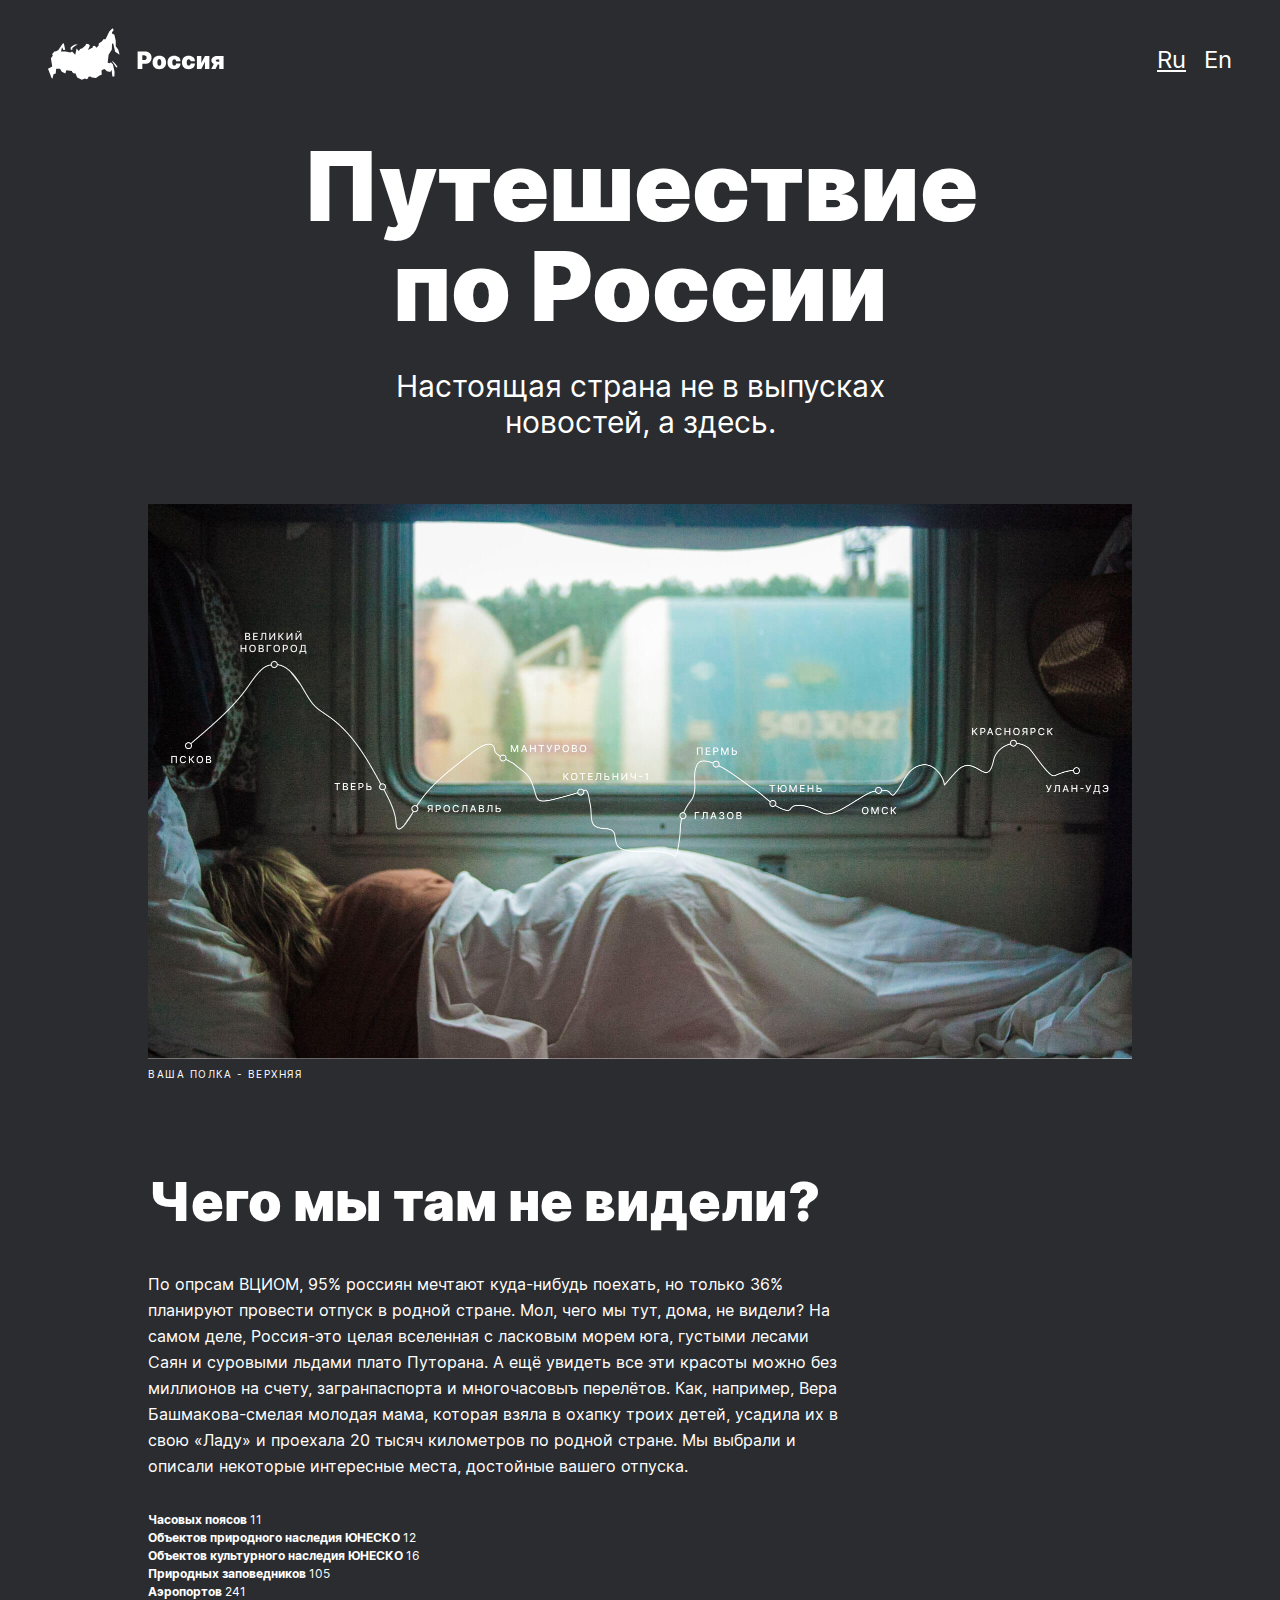
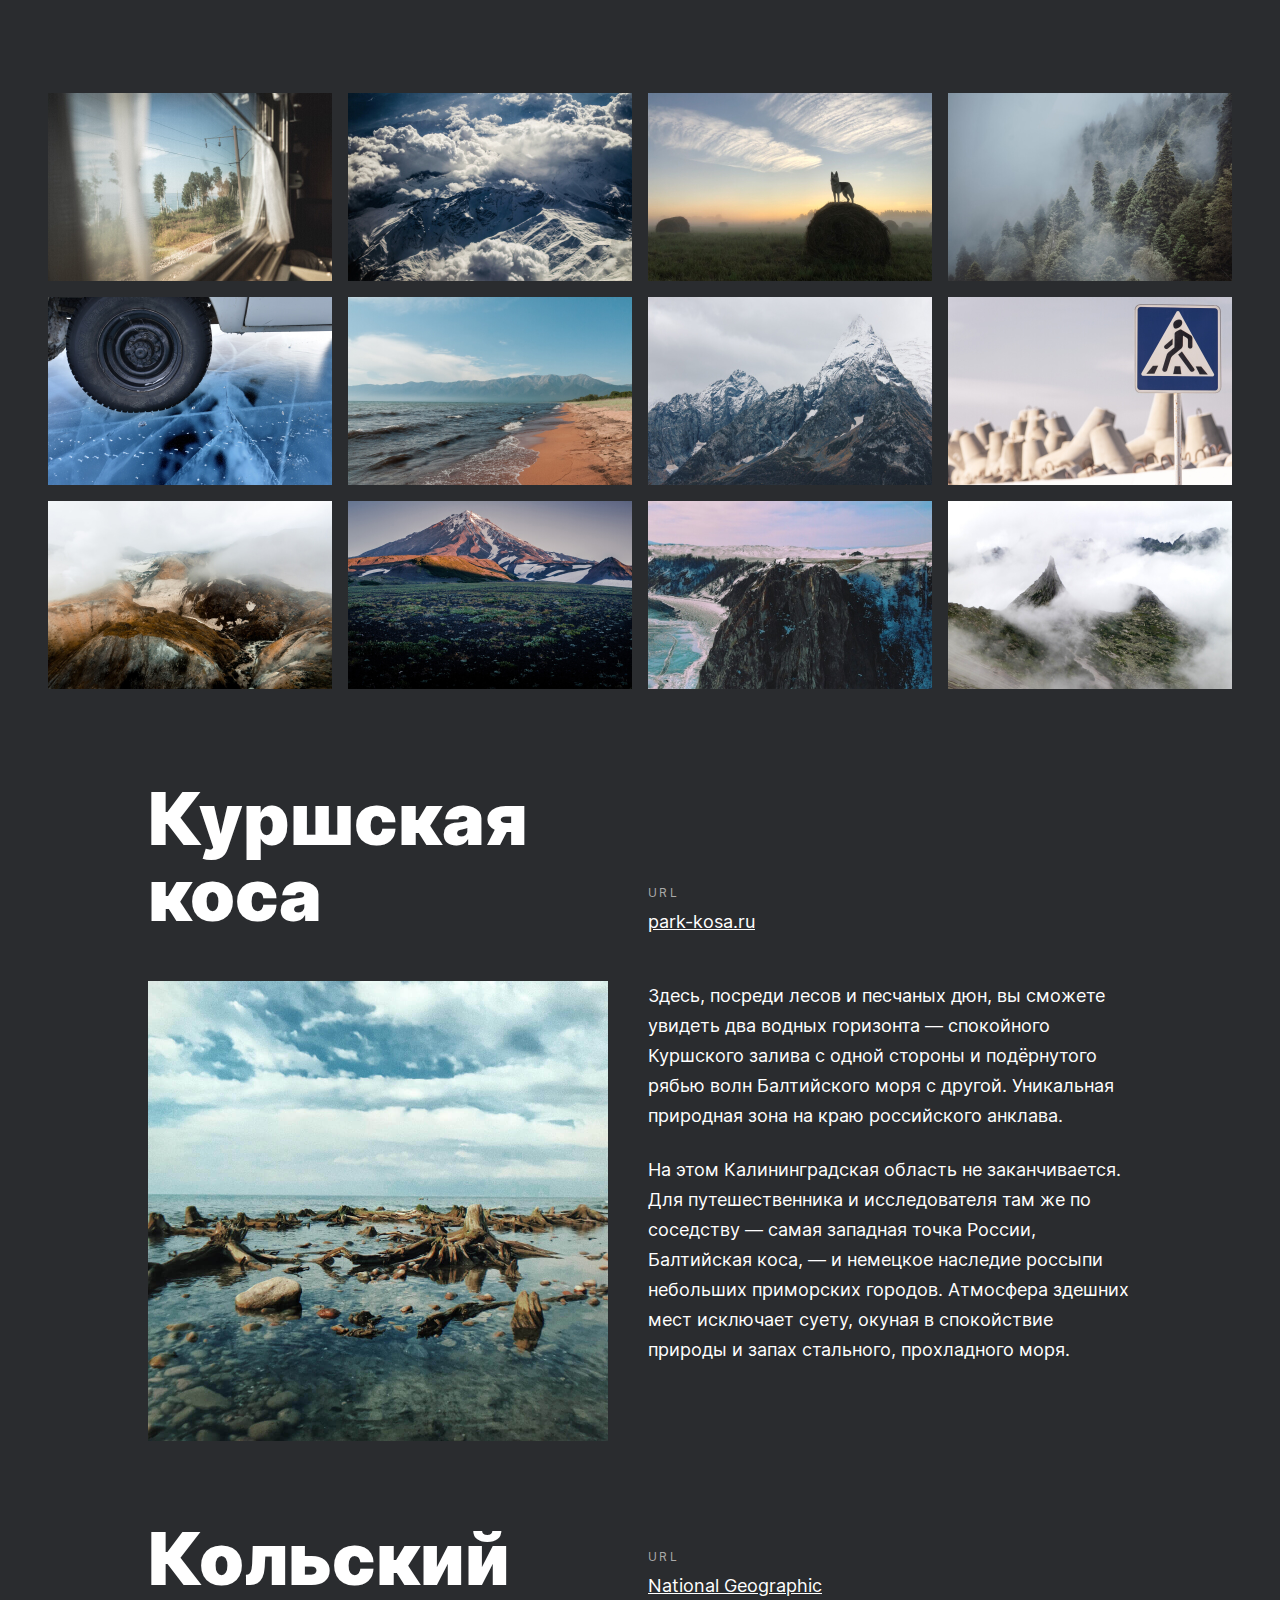
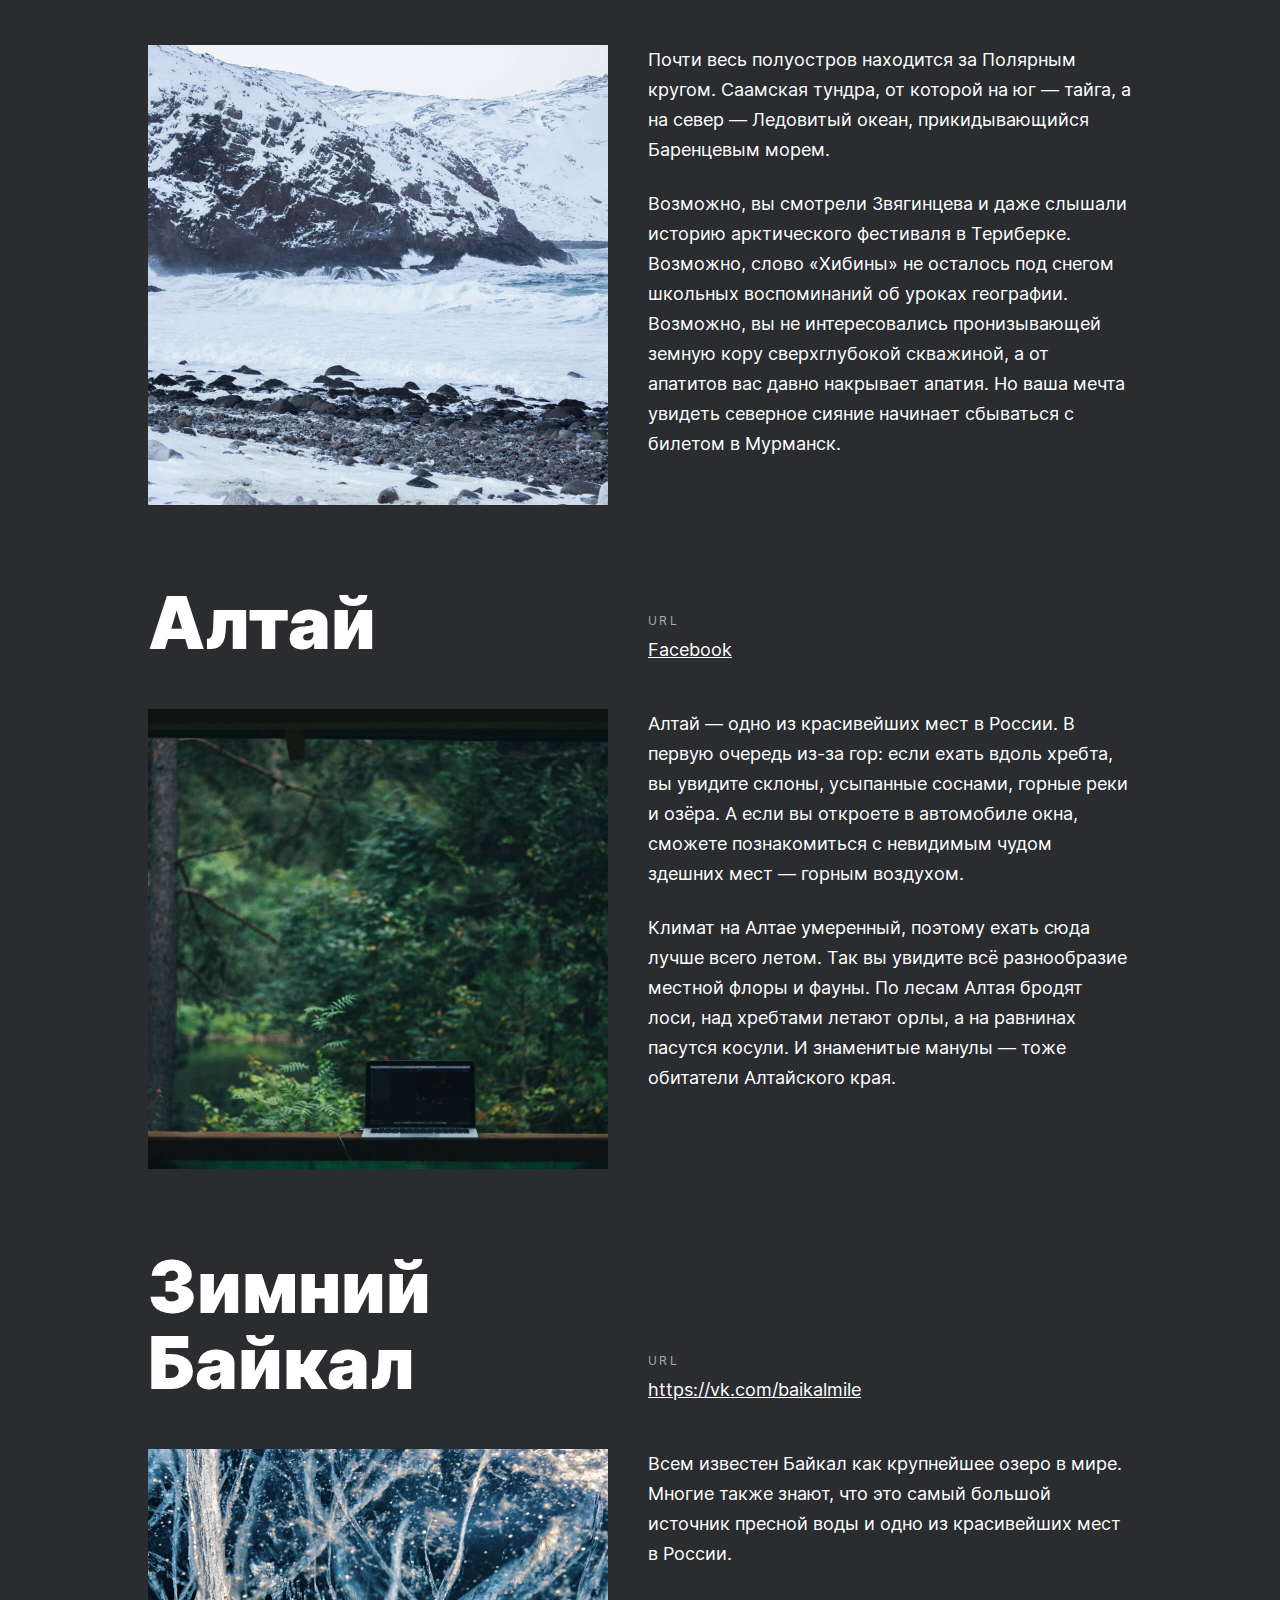
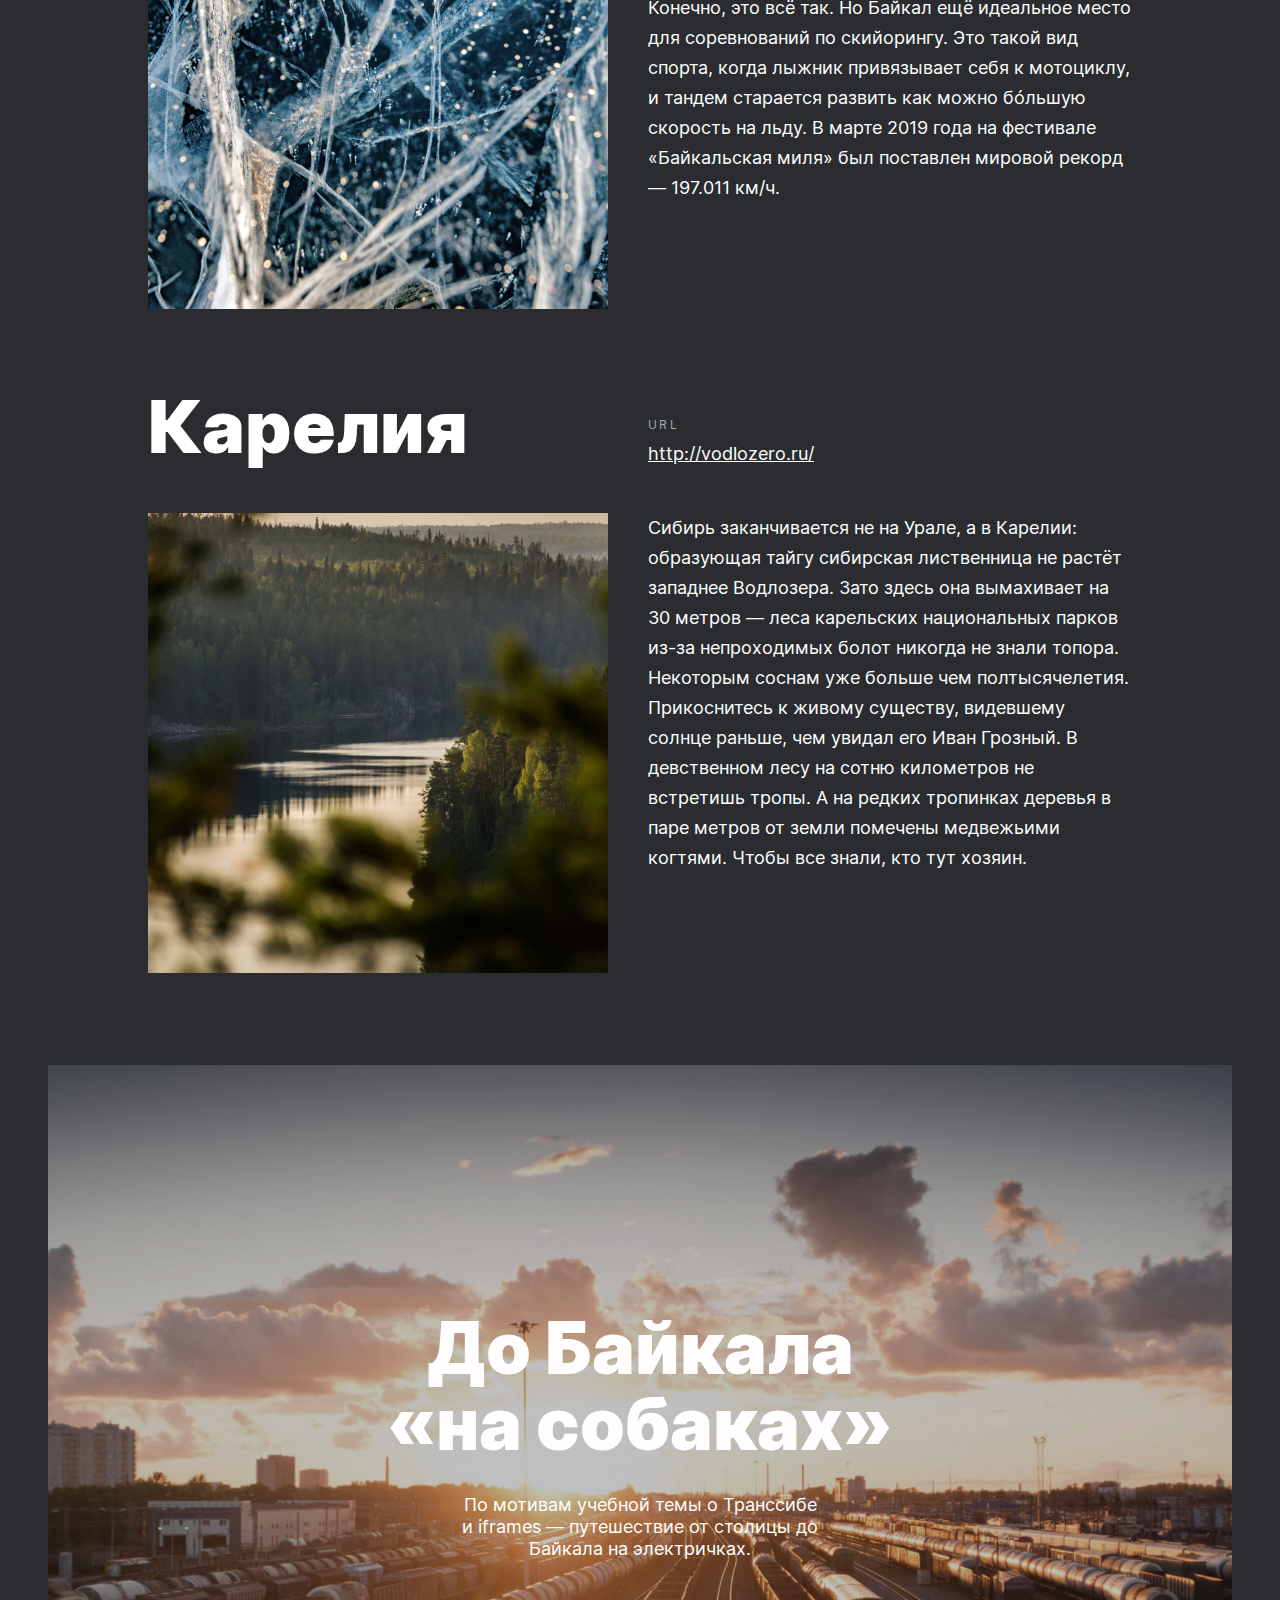
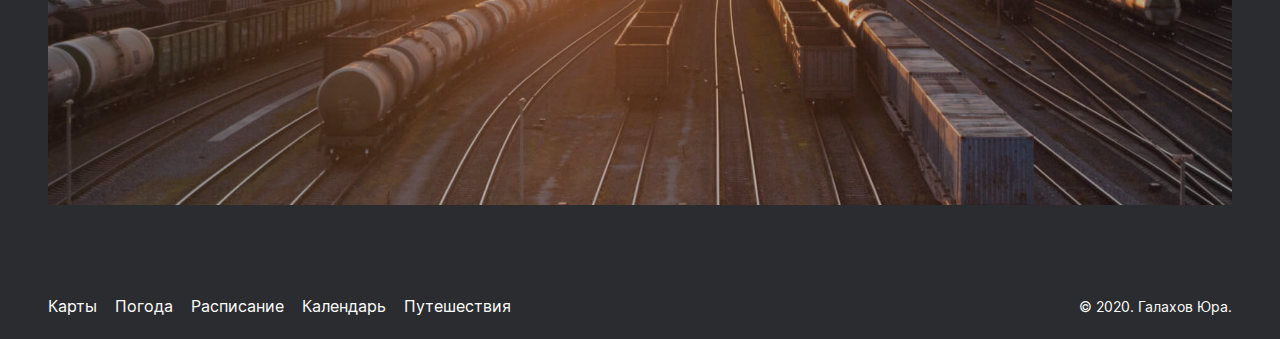
<file: index.html>
<!DOCTYPE html>
<html lang="ru">

<head>
    <meta charset="UTF-8">
    <meta name="viewport" content="width=device-width, initial-scale=1.0">
    <title>Путешествие по России</title>
    <link rel="stylesheet" href="./pages/index.css">
</head>

<body>
    <div class="page">
        <header class="header">
            <img class="header__logo" src="./images/header-logo.svg" alt="Логотип Яндекс Практикум">
            <ul class="header__lang-links">
                <li><a class="header__lang-link  header__lang-link_active" href="#">Ru</a></li>
                <li><a class="header__lang-link" href="#">En</a></li>
            </ul>
        </header>
        <main class="content">
            <section class="lead">
                <h1 class="lead__title">Путешествие по России</h1>
                <p class="lead__subtitle">Настоящая страна не в выпусках новостей, а здесь.</p>
                <img class="lead__image" src="images/lead-polka.jpg" alt="картинка купе в поезде">
                <h3 class="lead__caption">ваша полка - верхняя</h3>
            </section>
            <section class="intro">
                <h2 class="intro__title">Чего мы там не видели?</h2>
                <p class="intro__text">По опрсам ВЦИОМ, 95% россиян мечтают куда-нибудь поехать, но только 36% планируют провести отпуск в родной стране. Мол, чего мы тут, дома, не видели? На самом деле, Россия-это целая вселенная с ласковым морем юга, густыми лесами Саян и
                    суровыми льдами плато Путорана. А ещё увидеть все эти красоты можно без миллионов на счету, загранпаспорта и многочасовыъ перелётов. Как, например, Вера Башмакова-смелая молодая мама, которая взяла в охапку троих детей, усадила их
                    в свою &laquo;Ладу&raquo; и проехала 20 тысяч километров по родной стране. Мы выбрали и описали некоторые интересные места, достойные вашего отпуска.</p>
                <ul class="intro__list">
                    <li class="intro__points">Часовых поясов <span class="intro__span-accent">11</span></li>
                    <li class="intro__points">Объектов природного наследия ЮНЕСКО <span class="intro__span-accent">12</span></li>
                    <li class="intro__points">Объектов культурного наследия ЮНЕСКО <span class="intro__span-accent">16</span></li>
                    <li class="intro__points">Природных заповедников <span class="intro__span-accent">105</span></li>
                    <li class="intro__points">Аэропортов <span class="intro__span-accent">241</span></li>
                </ul>
            </section>
            <section class="photo-grid">
                <img class="photo-grid__item" src="./images/photo-grid-train.jpg" alt="Фото природы">
                <img class="photo-grid__item" src="./images/photo-grid-atharva-tulsi.jpg" alt="Фото природы">
                <img class="photo-grid__item" src="./images/photo-grid-tuman.jpg" alt="Фото природы">
                <img class="photo-grid__item" src="./images/photo-grid-sochi.jpg" alt="Фото природы">
                <img class="photo-grid__item" src="./images/photo-grid-arisa.jpg" alt="Фото природы">
                <img class="photo-grid__item" src="./images/photo-grid-baikal.jpg" alt="Фото природы">
                <img class="photo-grid__item" src="./images/photo-grid-elbrus.jpg" alt="Фото природы">
                <img class="photo-grid__item" src="./images/photo-grid-kondratiev.jpg" alt="Фото природы">
                <img class="photo-grid__item" src="./images/photo-grid-kamchatka-1.jpg" alt="Фото природы">
                <img class="photo-grid__item" src="./images/photo-grid-kamchatka-2.jpg" alt="Фото природы">
                <img class="photo-grid__item" src="./images/photo-grid-baikal-2.jpg" alt="Фото природы">
                <img class="photo-grid__item" src="./images/photo-grid-ergaki.jpg" alt="Фото природы">
            </section>
            <section class="places">
                <div class="place">
                    <h2 class="place__title">Куршская коса</h2>
                    <div class="place__website">
                        <p class="place__url-heading">url</p>
                        <a href="http://park-kosa.ru" class="place__link" target="_blank">park-kosa.ru</a>
                    </div>
                    <img class="place__image" src="./images/place-kosa.jpg" alt="Фото Куршская коса">
                    <div class="place__text">
                        <p class="place__paragrah">Здесь, посреди лесов и песчаных дюн, вы сможете увидеть два водных горизонта — спокойного Куршского залива с одной стороны и подёрнутого рябью волн Балтийского моря с другой. Уникальная природная зона на краю российского анклава.</p>
                        <p class="place__paragrah">На этом Калининградская область не заканчивается. Для путешественника и исследователя там же по соседству — самая западная точка России, Балтийская коса, — и немецкое наследие россыпи небольших приморских городов. Атмосфера здешних
                            мест исключает суету, окуная в спокойствие природы и запах стального, прохладного моря.</p>
                    </div>
                </div>
                <div class="place">
                    <h2 class="place__title">Кольский</h2>
                    <div class="place__website">
                        <p class="place__url-heading">URL</p>
                        <a href="https://yourshot.nationalgeographic.com/photos/?keywords=kolskiy" class="place__link">National Geographic</a>
                    </div>
                    <img class="place__image" src="./images/place-kolsky.jpg" alt="Фото полуостров Кольский">
                    <div class="place__text">
                        <p class="place__paragrah">Почти весь полуостров находится за Полярным кругом. Саамская тундра, от которой на юг — тайга, а на север — Ледовитый океан, прикидывающийся Баренцевым морем.
                        </p>
                        <p class="place__paragrah">Возможно, вы смотрели Звягинцева и даже слышали историю арктического фестиваля в Териберке. Возможно, слово «Хибины» не осталось под снегом школьных воспоминаний об уроках географии. Возможно, вы не интересовались пронизывающей
                            земную кору сверхглубокой скважиной, а от апатитов вас давно накрывает апатия. Но ваша мечта увидеть северное сияние начинает сбываться с билетом в Мурманск.</p>
                    </div>
                </div>
                <div class="place">
                    <h2 class="place__title">Алтай</h2>
                    <div class="place__website">
                        <p class="place__url-heading">URL</p>
                        <a href="https://www.facebook.com/vera.bashmakova/posts/10156011613718822" class="place__link">Facebook</a>
                    </div>
                    <img class="place__image" src="./images/place-altai.jpg" alt="Фото лесов Алтая">
                    <div class="place__text">
                        <p class="place__paragrah">Алтай — одно из красивейших мест в России. В первую очередь из-за гор: если ехать вдоль хребта, вы увидите склоны, усыпанные соснами, горные реки и озёра. А если вы откроете в автомобиле окна, сможете познакомиться с невидимым
                            чудом здешних мест — горным воздухом.</p>
                        <p class="place__paragrah">Климат на Алтае умеренный, поэтому ехать сюда лучше всего летом. Так вы увидите всё разнообразие местной флоры и фауны. По лесам Алтая бродят лоси, над хребтами летают орлы, а на равнинах пасутся косули. И знаменитые манулы — тоже
                            обитатели Алтайского края.</p>
                    </div>
                </div>
                <div class="place">
                    <h2 class="place__title">Зимний Байкал</h2>
                    <div class="place__website">
                        <p class="place__url-heading">URL</p>
                        <a href="https://vk.com/baikalmile" class="place__link">https://vk.com/baikalmile</a>
                    </div>
                    <img class="place__image" src="./images/place-winter-baikal.jpg" alt="Фото зимний Байкал">
                    <div class="place__text">
                        <p class="place__paragrah">Всем известен Байкал как крупнейшее озеро в мире. Многие также знают, что это самый большой источник пресной воды и одно из красивейших мест в России.</p>
                        <p class="place__paragrah">Конечно, это всё так. Но Байкал ещё идеальное место для соревнований по скийорингу. Это такой вид спорта, когда лыжник привязывает себя к мотоциклу, и тандем старается развить как можно бóльшую скорость на льду. В марте 2019 года
                            на фестивале «Байкальская миля» был поставлен мировой рекорд — 197.011 км/ч.</p>
                    </div>
                </div>
                <div class="place">
                    <h2 class="place__title">Карелия</h2>
                    <div class="place__website">
                        <p class="place__url-heading">URL</p>
                        <a href="http://vodlozero.ru" class="place__link">http://vodlozero.ru/</a>
                    </div>
                    <img class="place__image" src="./images/place-karelia.jpg" alt="Фото прирды Карелии">
                    <div class="place__text">
                        <p class="place__paragrah">Сибирь заканчивается не на Урале, а в Карелии: образующая тайгу сибирская лиственница не растёт западнее Водлозера. Зато здесь она вымахивает на 30 метров — леса карельских национальных парков из-за непроходимых болот никогда не
                            знали топора. Некоторым соснам уже больше чем полтысячелетия. Прикоснитесь к живому существу, видевшему солнце раньше, чем увидал его Иван Грозный. В девственном лесу на сотню километров не встретишь тропы. А на редких тропинках
                            деревья в паре метров от земли помечены медвежьими когтями. Чтобы все знали, кто тут хозяин.</p>
                    </div>
                </div>
            </section>
            <section class="cover">
                <img class="cover__image" src="./images/cover-trains.jpg" alt="картинка ж/д путей">
                <a href="https://stampsy.com/na-elektrichkakh-do-baikala" class="cover__overlay" target="_blank">
                    <h2 class="cover__title">До Байкала «на собаках»</h2>
                    <p class="cover__subtitle">По мотивам учебной темы о Транссибе и iframes — путешествие от столицы до Байкала на электричках.</p>
                </a>
            </section>
        </main>
        <footer class="footer">
            <nav class="footer__nav">
                <ul class="footer__links">
                    <li class="footer__cell"> <a class="footer__link" href="https://yandex.ru/maps" target="_blank">Карты </a></li>
                    <li class="footer__cell"> <a class="footer__link" href="https://yandex.ru/pogoda" target="_blank">Погода</a></li>
                    <li class="footer__cell"> <a class="footer__link" href="https://rasp.yandex.ru" target="_blank">Расписание</a></li>
                    <li class="footer__cell"><a class="footer__link" href="https://calendar.yandex.ru" target="_blank">Календарь</a></li>
                    <li class="footer__cell"><a class="footer__link" href="https://travel.yandex.ru" target="_blank">Путешествия</a></li>
                </ul>
            </nav>
            <p class="footer__copyright"> &copy; 2020. Галахов Юра.</p>
        </footer>
    </div>
</body>

</html>
</file>
<file: pages/index.css>
@import url(../vendor/normalize.css);
@import url(../fonts/fonts.css);
@import url(../blocks/body/body.css);
@import url(../blocks/cover/cover.css);
@import url(../blocks/footer/footer.css);
@import url(../blocks/header/header.css);
@import url(../blocks/intro/intro.css);
@import url(../blocks/lead/lead.css);
@import url(../blocks/places/places.css);
@import url(../blocks/photo-grid/photo-grid.css);
@import url(../blocks/page/page.css);
</file>
